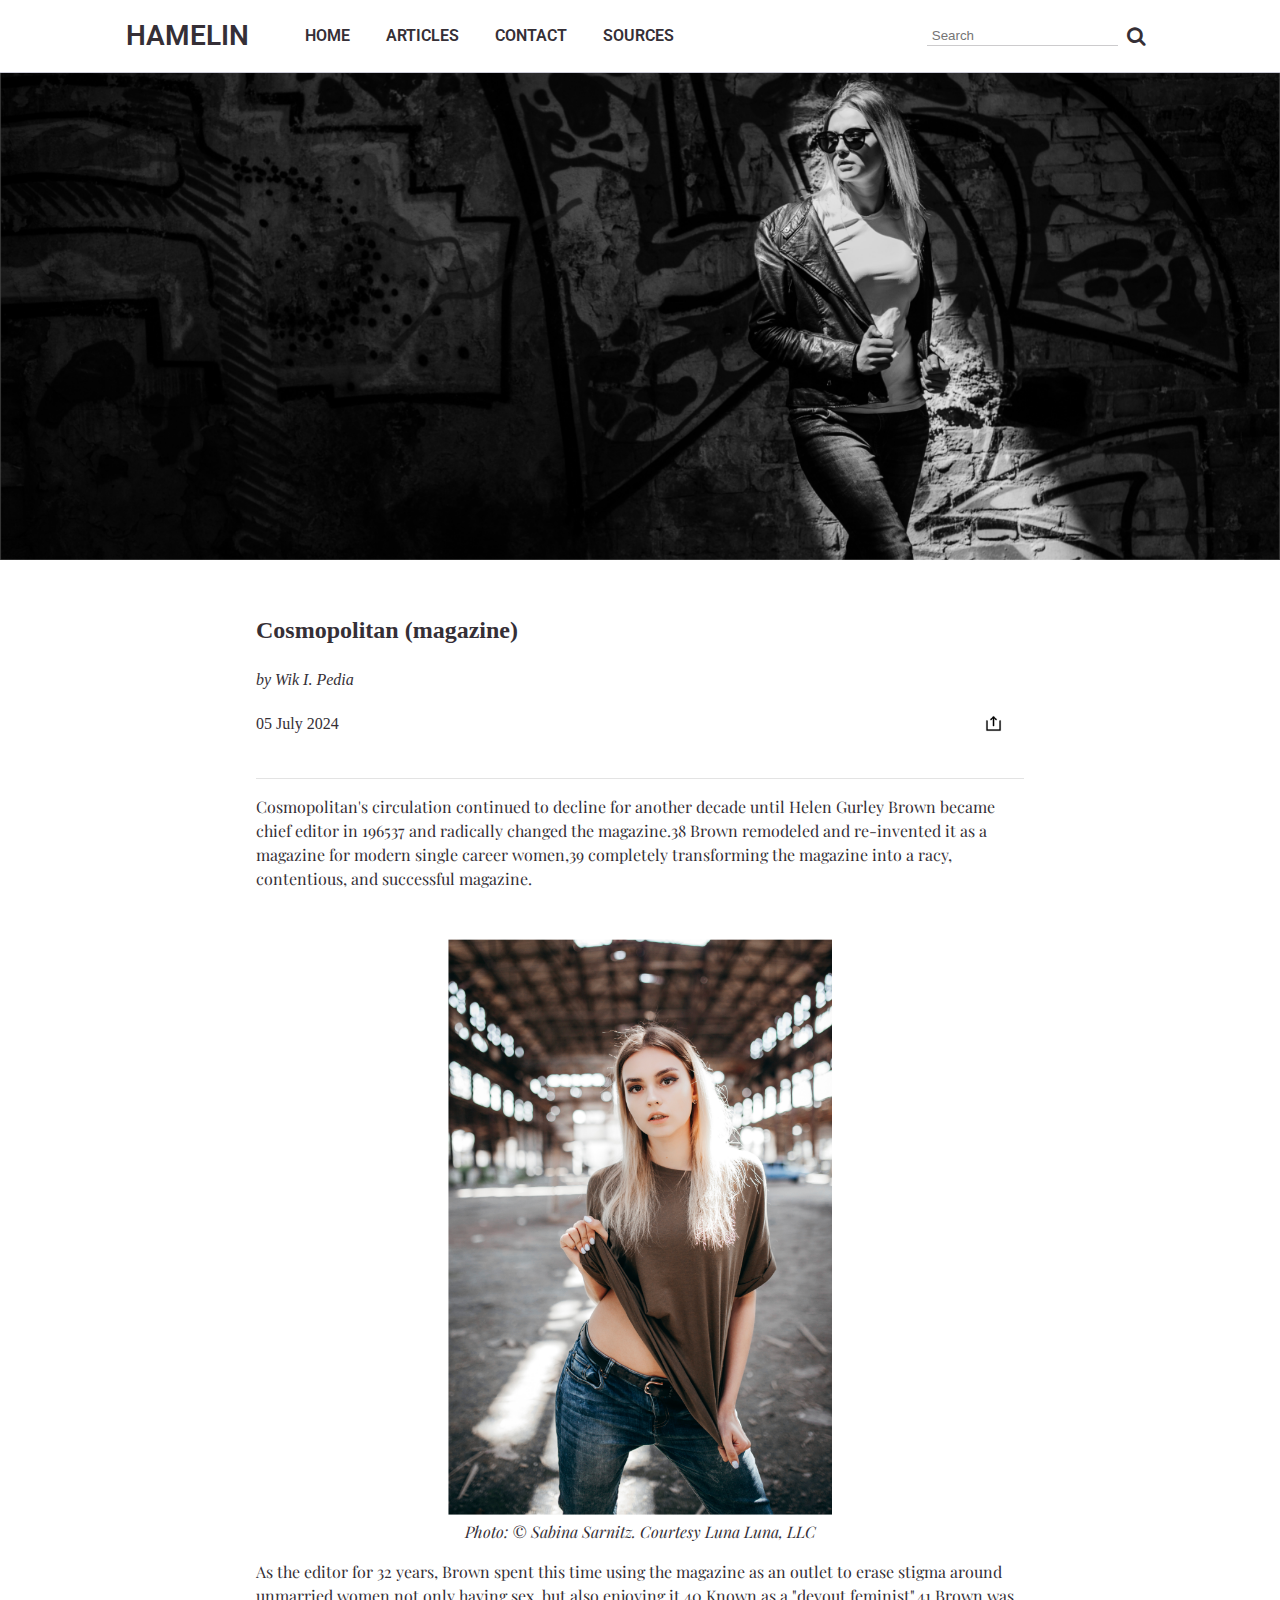
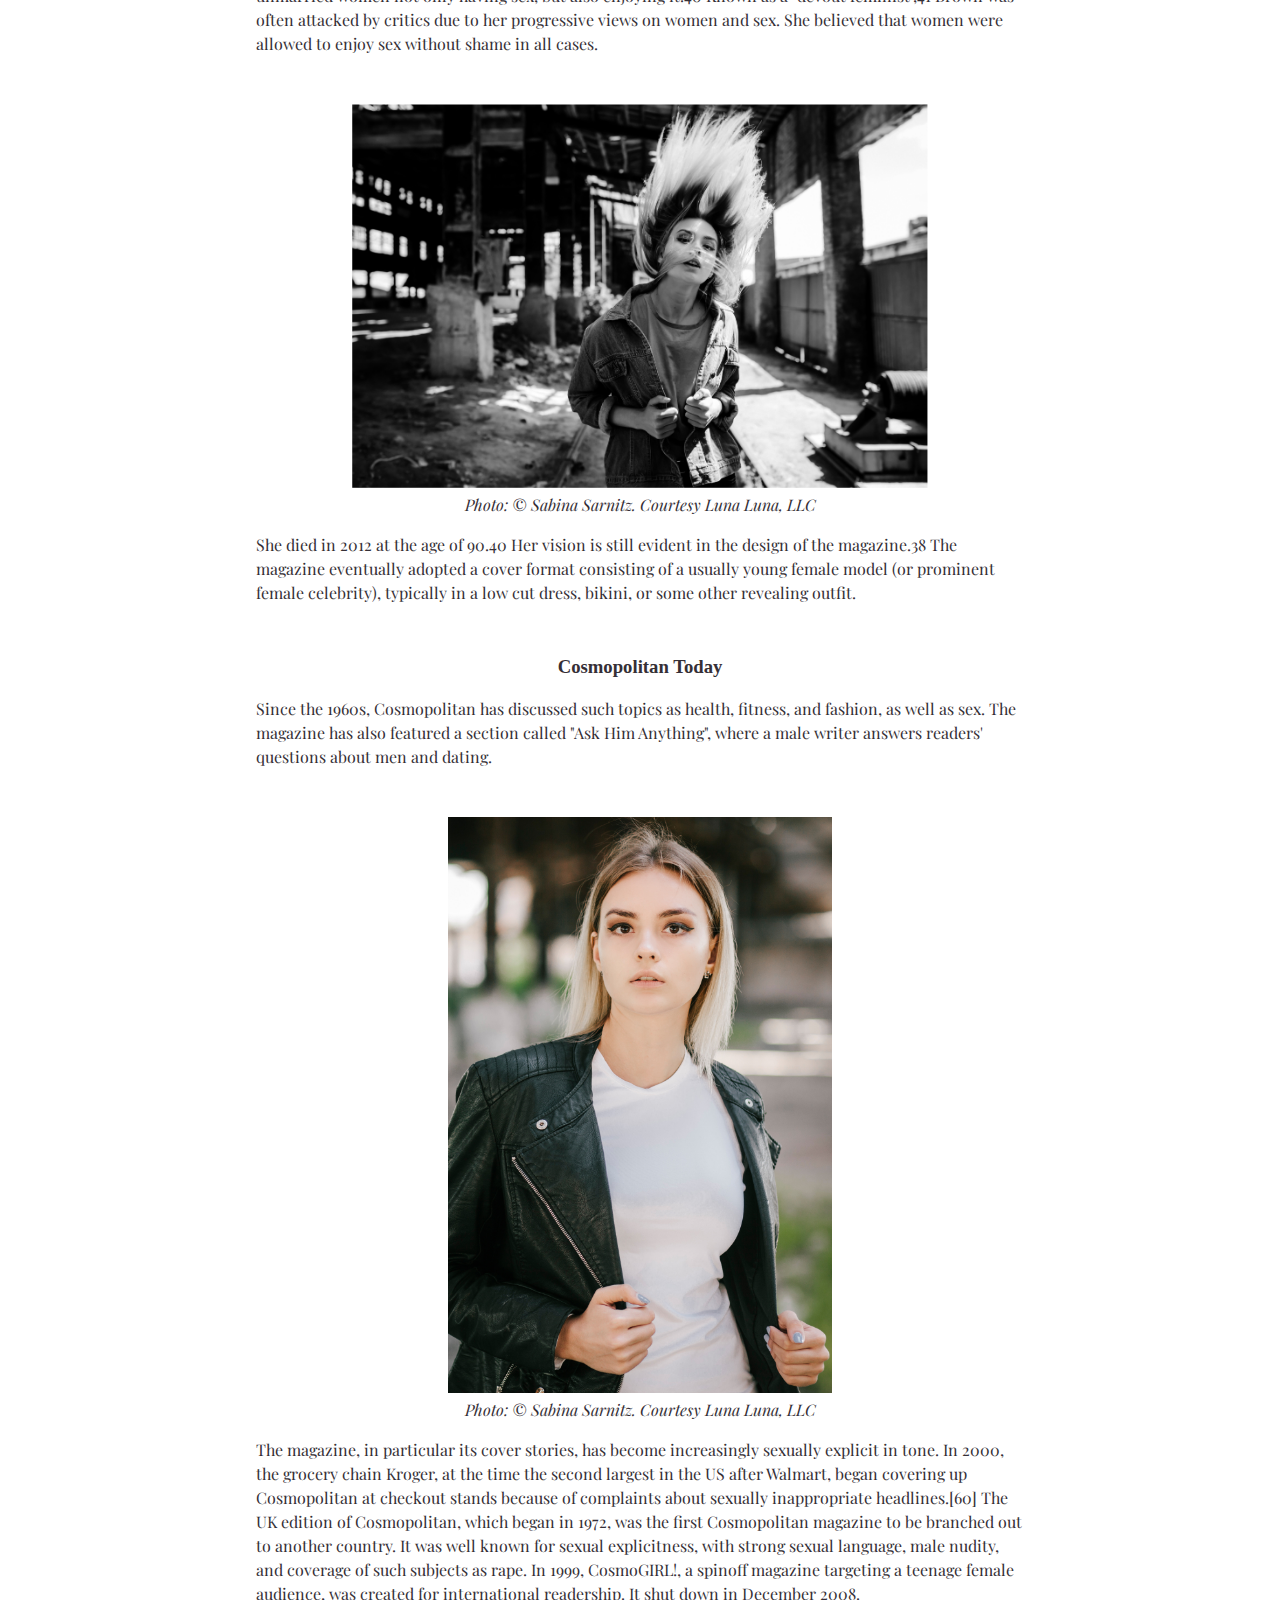
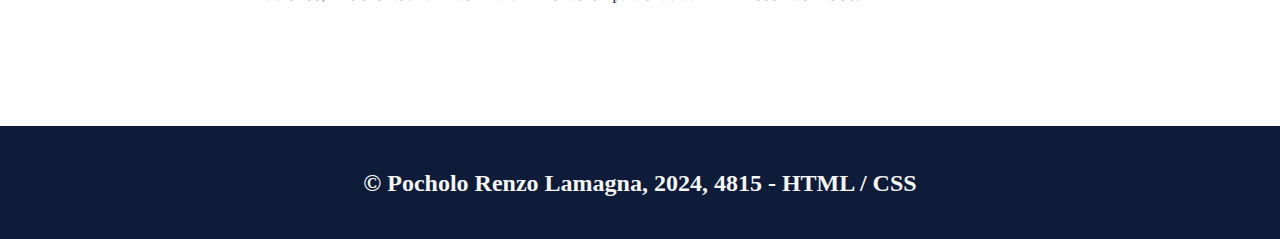
<file: articles.html>
<!DOCTYPE html>
<html lang="en">
<head>
    <meta charset="UTF-8">
    <meta name="viewport" content="width=device-width, initial-scale=1.0">
    <link rel="stylesheet" href="style.css"><link rel="icon" type="image/x-icon" href="/img/icon.png">
    <link rel="stylesheet" href="https://cdnjs.cloudflare.com/ajax/libs/font-awesome/4.7.0/css/font-awesome.min.css">
    <title>4815 Magazine</title>
</head>
<body>
  <div class="dropdown">
    <input id="burger" type="checkbox"/>
    <label for="burger">
      <span></span>
      <span></span>
      <span></span>
    </label>
  <nav class="mobilenav">
          <div class="navleft">
          <a class="titlelogo" href="index.html">HAMELIN</a>
    <ul class="navlinks">
      <li><a href="index.html">HOME</a></li>
      <li><a href="articles.html">ARTICLES</a></li>
      <li><a href="contact.html">CONTACT</a></li>
      <li><a href="sources.html">SOURCES</a></li>
    </ul>
          </div>
         
  </nav>
</div>
<nav class="desktopnav">
          <div class="navleft">
          <a class="titlelogo" href="index.html">HAMELIN</a>
    <ul class="navlinks">
      <li><a href="index.html">HOME</a></li>
      <li><a href="articles.html">ARTICLES</a></li>
      <li><a href="contact.html">CONTACT</a></li>
      <li><a href="sources.html">SOURCES</a></li>
    </ul>
          </div>
          <div class="search">
        <input type="text" class="searchTerm" placeholder="Search">
         <button type="submit" class="searchButton">
         <i class="fa fa-search"></i>
        </button>
          </div>
  </nav>
        <div class="articlebanner"></div>
		<main>
            
        
			<div class="featured">
                <div class="featuretitle"><h2>Cosmopolitan (magazine)</h2>
                </div>
                <em class="author">by Wik I. Pedia</em>
                    <div class="date">
                    <div class="july-2024">05 July 2024
                    </div>
                    <img class="shareicon" alt="photo of a model posing" src="assets/AdobeStock_227433986.png">
                    </div>
            </div>
			<section class="articlecontent">
                    <p>
                      Cosmopolitan's circulation continued to decline for another decade until Helen Gurley Brown became chief editor in 196537 and radically changed the magazine.38 Brown remodeled and re-invented it as a magazine for modern single career women,39 completely transforming the magazine into a racy, contentious, and successful magazine.
                    </p>
                    <div class="img-article-wrapper">
                        <img style="max-width: 50%;" class="img-article" alt="photo of a model posing" src="assets/AdobeStock_205054641.png">
                        <em>Photo: © Sabina Sarnitz. Courtesy Luna Luna, LLC</em>
                    </div>
                    <p>
                      As the editor for 32 years, Brown spent this time using the magazine as an outlet to erase stigma around unmarried women not only having sex, but also enjoying it.40 Known as a "devout feminist",41 Brown was often attacked by critics due to her progressive views on women and sex. She believed that women were allowed to enjoy sex without shame in all cases.
                    </p>
                    <div class="img-article-wrapper">
                        <img class="img-article" alt="photo of a model posing" src="assets/AdobeStock_207114841.png">
                        <em>Photo: © Sabina Sarnitz. Courtesy Luna Luna, LLC</em>
                    </div>
                    <p>
                      She died in 2012 at the age of 90.40 Her vision is still evident in the design of the magazine.38 The magazine eventually adopted a cover format consisting of a usually young female model (or prominent female celebrity), typically in a low cut dress, bikini, or some other revealing outfit.
                    </p>
                    <h3>Cosmopolitan Today</h3>
                    <p>
                      Since the 1960s, Cosmopolitan has discussed such topics as health, fitness, and fashion, as well as sex. The magazine has also featured a section called "Ask Him Anything", where a male writer answers readers' questions about men and dating.
                    </p>
                    <div class="img-article-wrapper">
                      <img class="img-article" style="max-width: 50%;" alt="photo of a model posing" src="assets/AdobeStock_208758990.jpeg">
                      <em>Photo: © Sabina Sarnitz. Courtesy Luna Luna, LLC</em>
                  </div>
                    <p>
                      The magazine, in particular its cover stories, has become increasingly sexually explicit in tone. In 2000, the grocery chain Kroger, at the time the second largest in the US after Walmart, began covering up Cosmopolitan at checkout stands because of complaints about sexually inappropriate headlines.[60] The UK edition of Cosmopolitan, which began in 1972, was the first Cosmopolitan magazine to be branched out to another country. It was well known for sexual explicitness, with strong sexual language, male nudity, and coverage of such subjects as rape. In 1999, CosmoGIRL!, a spinoff magazine targeting a teenage female audience, was created for international readership. It shut down in December 2008.
                    </p>
                    
			</section>
		</main>
         <footer>
            <h2>© Pocholo Renzo Lamagna, 2024, 4815 - HTML / CSS </h2>
            
    
        </footer>
	</body>
</html>
</file>
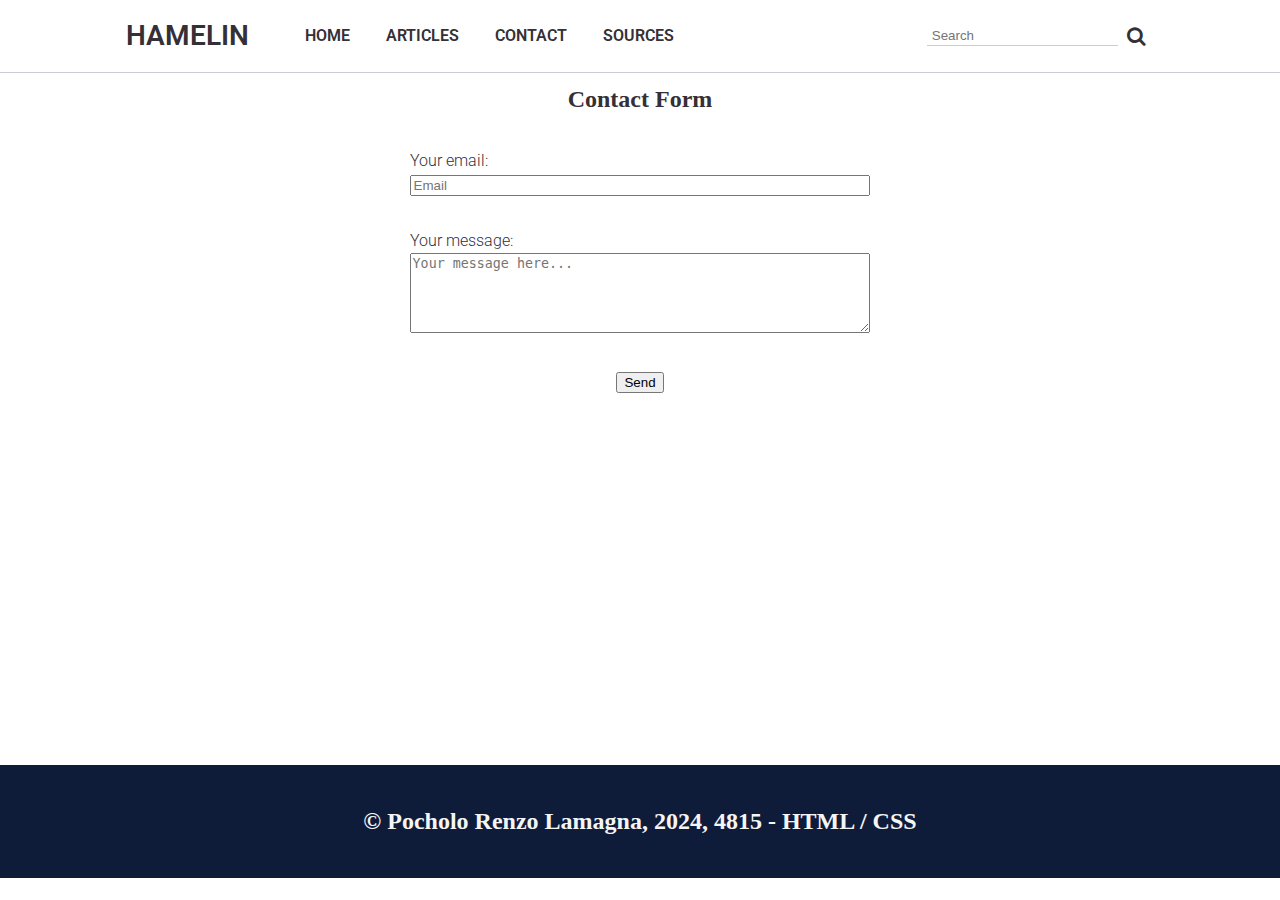
<file: contact.html>
<!DOCTYPE html>
<html lang="en">
<head>
    <meta charset="UTF-8">
    <meta name="viewport" content="width=device-width, initial-scale=1.0">
    <link rel="stylesheet" href="style.css"><link rel="icon" type="image/x-icon" href="/img/icon.png">
    <link rel="stylesheet" href="https://cdnjs.cloudflare.com/ajax/libs/font-awesome/4.7.0/css/font-awesome.min.css">
    <title>4815 Magazine</title>
</head>
<body>
  <div class="dropdown">
    <input id="burger" type="checkbox"/>
    <label for="burger">
      <span></span>
      <span></span>
      <span></span>
    </label>
  <nav class="mobilenav">
          <div class="navleft">
          <a class="titlelogo" href="index.html">HAMELIN</a>
    <ul class="navlinks">
      <li><a href="index.html">HOME</a></li>
      <li><a href="articles.html">ARTICLES</a></li>
      <li><a href="contact.html">CONTACT</a></li>
      <li><a href="sources.html">SOURCES</a></li>
    </ul>
          </div>
         
  </nav>
</div>
<nav class="desktopnav">
          <div class="navleft">
          <a class="titlelogo" href="index.html">HAMELIN</a>
    <ul class="navlinks">
      <li><a href="index.html">HOME</a></li>
      <li><a href="articles.html">ARTICLES</a></li>
      <li><a href="contact.html">CONTACT</a></li>
      <li><a href="sources.html">SOURCES</a></li>
    </ul>
          </div>
          <div class="search">
        <input type="text" class="searchTerm" placeholder="Search">
         <button type="submit" class="searchButton">
         <i class="fa fa-search"></i>
        </button>
          </div>
  </nav>
		<main>
     
        <form action="https://formspree.io/f/xdkodqkd" method="POST">
        <h2>Contact Form</h2>
        <label>
          Your email:
          <input type="email" name="email" placeholder="Email">
        </label>
        
        <label>
          Your message:
        <textarea name="message" placeholder="Your message here..."></textarea>
        </label>
        <button type="submit">Send</button>
        </form>

		</main>
        
<footer>
  <h2>© Pocholo Renzo Lamagna, 2024, 4815 - HTML / CSS </h2>
  

</footer>
</body>
</html>
</file>
<file: style.css>
@import url('https://fonts.googleapis.com/css2?family=Roboto:wght@300;400;600&family=Ubuntu&display=swap');
@import url('https://fonts.googleapis.com/css2?family=Playfair+Display:ital,wght@0,400..900;1,400..900&display=swap');
html {
    font-family: "Roboto", sans-serif;
    font-weight: 300;
    line-height: 1.5;
    color: #352f36;
}


h1, h2, h3, h4 {
    font-family: serif;
    margin: 0;
}

body {
    margin:0;
}

img {
    width: 100%;
    height: auto;
}

header, nav, main {
    padding:.5rem;
}

header {
    padding-top:4em;
    background-image: url(assets/AdobeStock_274863834.jpeg);
    background-size: cover;
    background-position: 50% 60%;
    text-align: center;
}

.articlebanner {
    width: 100%;
    height: 0;
    padding-top: 38.2%;
    background-image: url(assets/AdobeStock_208764269.png);   
    background-repeat: no-repeat;
    background-size: contain;

}

.HAMELIN {
    color: whitesmoke;
    text-align: right;
    font-family: serif;
    font-size: 10vw;
    font-style: normal;
    font-weight: 400;
    line-height: normal;
}


h4 {
    margin-top: 1rem;
}

h5{
    font-size: 1rem;
}

a {
    text-decoration: none;
    color:#352f36;
    font-weight: 600;
    font-size: 1rem;
}

nav {
    background-color: white;
    border-bottom:1px solid rgba(0,0,60,.2);
    position: sticky;
    top: 0;
    z-index: 15;
}

h4 {
    border-bottom: 1px solid rgba(0,0,60,.3);
    margin-top:2rem;
}

footer {
    background-color: rgb(14, 28, 58);
    padding: 3vw;
    color: whitesmoke;
    text-align: center;
  }
caption {
    text-align: left;
}

table {
  border-collapse: collapse;
  width: calc(800px - 2rem);
}

th {
    border: thin solid #999;
    padding: 10px;
}
td {
    border: thin solid #999;
    padding: 10px;
}

.header-column {
    color: white;
    background-color: #352f36;
}



.thetable {
    padding: 1rem;
    border-radius: 5px;
    overflow: scroll;
}
.shareicon {
width: 21px;
    position: relative;
    height: 21px;
    overflow: hidden;
}
.author {    
    align-self: stretch;
    overflow: hidden;
    display: flex;
    flex-direction: row;
    align-items: flex-start;
    padding: 0px;
}
.img-article-wrapper{
    display: flex;
    flex-direction: column;
    align-items: center;
    gap: 5px;
}
.img-article {
    max-width: 75%;
    height: auto;
}
.articlecontent {
    display: flex;
    flex-direction: column;
    align-items: center;
    margin-bottom: 5vw;
    font-family: "Playfair Display", serif;
}
form {
    display: flex;
    width: 100%;
    min-height: 68vh;
    flex-direction: column;
    align-items: center;
    gap: 2rem;
    margin-bottom: 5vw;
}

form label {
    width: 60%;
    
}
input {
    box-sizing: border-box;
    width: 100%;
}
textarea {
    box-sizing: border-box;
    align-items: center;
    width: 100%;
    height: 5rem;
}
p {
 padding-bottom: 2rem;
}
main h2 {
    text-align: center;
}
Input:focus {
    Border-color: mediumvioletred;
    Outline:mediumvioletred 3px solid;
    }
.dropdown h1 {
        position: fixed;
        top: 20px;
        left: 40px;
        z-index: 6;
        font-size: 45px;
        font-weight: 900;
        font-family: sans-serif;
        text-transform: uppercase;
    }
    input + label {
    position: fixed;
    top: 35px;
    right: 40px;
    height: 20px;
    width: 15px; 
    z-index: 5;
    span {
    position: absolute;
    width: 100%;
    height: 2px;
    top: 50%;
    margin-top: -1px;
    left: 0;
    display: block;
    background: #352f36;
    transition: .5s;
    }
    span:first-child {
    top: 3px; 
    }
    span:last-child {
    top: 16px; 
    }      
}
label:hover {
    cursor: pointer;
}
input:checked + label { 
    span {
    opacity: 0;
    top: 50%;
    }
    span:first-child {
    opacity: 1;
    transform: rotate(405deg);
    }
    span:last-child {
    opacity: 1;
    transform: rotate(-405deg);
    }
}
input ~ nav {
    background: white;
    position: fixed;
    top: 0;
    left: 0;
    width: 100%;
    height: 80px;
    z-index: 3;
    transition: .5s;
    transition-delay: .5s;
    overflow: hidden;
    ul {
    text-align: top center;
    position: absolute;
    top: 35%;
    left: 20%;
    right: 20%;
        li {
        opacity: 0;
        transition: .5s;
        transition-delay: 0s;
        a {
        text-decoration: none;
        text-transform: uppercase;
        color: black;
        font-weight: 700;
        font-family: sans-serif;
        display: block;
        padding: 30px;
        }
    }
    }
}
input:checked ~ nav { 
    height: 75%;
    transition-delay: 0s;
    ul {
        li {
        opacity: 1;
        transition-delay: .5s;
    }
    }
} 
.desktopnav {
    display: none;
}
main {
    padding-top: 20vw;
}
.side {
    display: none;
}
header {
    display: none;
}
@media screen and (min-width:850px) {
main {
    padding-top: .5rem;
}
    .dropdown {
        display: none;
    }
.search {
    display: flex;
    justify-content: space-around;
    text-align: center;
    align-items: center;
    margin: 0;
}
.searchTerm {
  width: 100%;
  border: none;
  background: none;
  border-bottom: solid 1px rgb(53, 47, 55, 25%);
  padding: 5px;
  height: 20px;
  color: #352f36;
}


.searchButton {
  width: 40px;
  height: 20px;
  background: none;
  border: none;
  text-align: center;
  color: #352f36;
  cursor: pointer;
  font-size: 20px;
  display: flex;
  justify-content: space-around;
  text-align: center;
  align-items: center;
}

main{
    padding-left: 20vw;
    padding-right: 20vw;
    margin:auto;
}
.primary-icon {
    width: 100%;
    height: 474px;
    overflow: hidden;
    flex-shrink: 1;
    object-fit: cover;
}
.img-icon2 {
    width: 263px;
    flex: 1;
    max-height: 100%;
    overflow: hidden;
    object-fit: cover;
}
.side {
    align-self: stretch;
    display: flex;
    flex-direction: column;
    align-items: flex-end;
    justify-content: flex-start;
    gap: 10px;
}
.pictures {
    align-self: stretch;
    display: flex;
    flex-direction: row;
    align-items: center;
    justify-content: space-between;
    gap: 10px;
}
.july-2024 {
    width: 97px;
    position: relative;
    display: inline-block;
    flex-shrink: 0;
}
.shareicon {
    width: 21px;
    position: relative;
    height: 21px;
    overflow: hidden;
}
.date {
    align-self: stretch;
    overflow: hidden;
    display: flex;
    flex-direction: row;
    align-items: center;
    justify-content: space-between;
    padding: 10px 20px 10px 0px;
}

.featuretitle {
    align-self: stretch;
    overflow: hidden;
    display: flex;
    flex-direction: row;
    align-items: flex-start;
    padding: 10px 0px;
}
.articletext {
    flex: 1;
    position: relative;
    display: inline-block;
    height: 15vh;
}

.featured {
    margin-top: 2rem;
    width: 100%;
    position: relative;
    border-bottom: 1px solid #e3e3e3;
    box-sizing: border-box;
    overflow: hidden;
    flex-shrink: 0;
    display: flex;
    flex-direction: column;
    align-items: center;
    justify-content: flex-start;
    padding: 0rem;
    gap: 10px;
    text-align: left;
    font-family: serif;
    padding-bottom: 2rem;
}
.content {
    display: grid;
    grid-template-columns: 50% 50%;
    gap: 1rem;
    padding: 0;
    margin-top: 5vh;
    padding-top: 0;
    overflow: hidden;
}




header {
    display: flex;
    height: 800px;
    overflow: hidden;
    background: url(assets/AdobeStock_274863834.jpeg) lightgray 50% / cover no-repeat;
    justify-content: center;
    align-items: center;
    gap: 10px;
    align-self: stretch;
}

.desktopnav {
    display: flex;
    justify-content: space-around;
    text-align: center;
    align-items: center;
}

.navlinks {
    margin: 0;
}


.desktopnav ul li {
    display: inline-block;
    margin: 1rem;
}

.titlelogo {
    font-size: 28px;
    display: flex;
    justify-content: space-around;
    margin: 0;
}

.navleft {
    display: flex;
    align-items: center;
}




}
</file>
